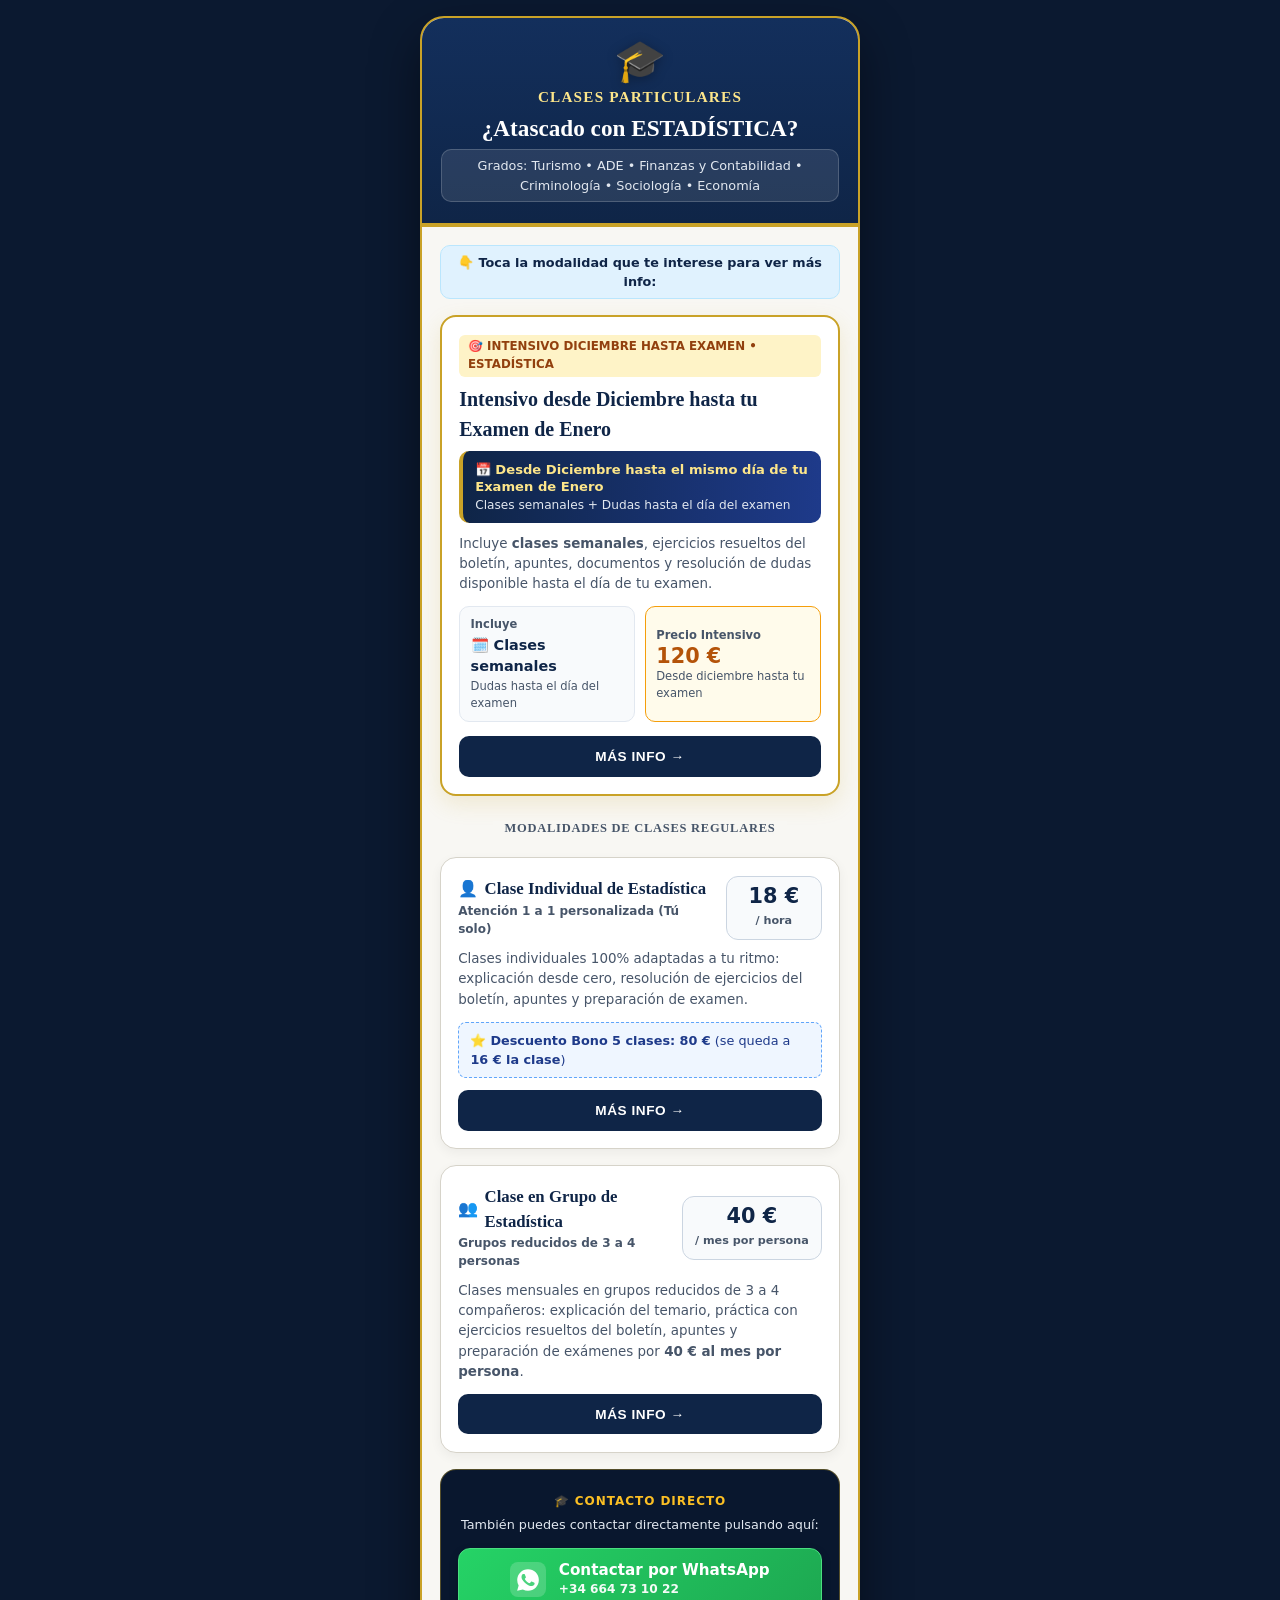
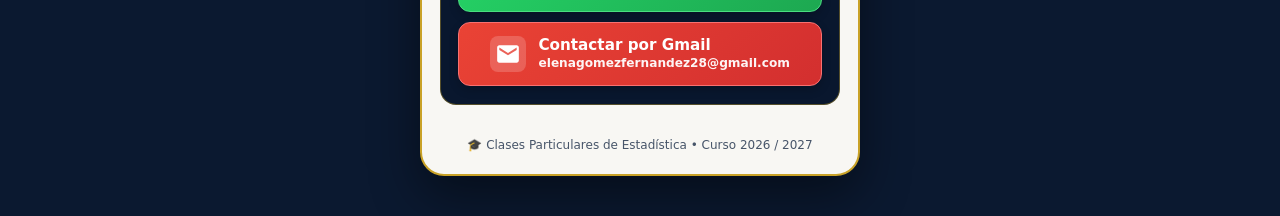
<file: index.html>
<!DOCTYPE html>
<html lang="es">
<head>
    <meta charset="UTF-8">
    <meta name="viewport" content="width=device-width, initial-scale=1.0">
    <title>Clases Particulares - Estadística</title>
    <link rel="stylesheet" href="styles.css">
</head>
<body>
    <div class="mobile-poster">
        <!-- CABECERA PERSONALIZADA SEGÚN EL QR ESCANEADO -->
        <header class="academic-header">
            <div class="cap-icon">🎓</div>
            <div class="header-top-title">Clases Particulares</div>
            <h1 id="course-hook-title">¿Atascado con ESTADÍSTICA?</h1>
            <p id="course-degrees-subtitle" class="header-subtitle">
                Grados: Turismo • ADE • Finanzas y Contabilidad • Criminología • Sociología • Economía
            </p>
        </header>

        <!-- PASO 1: LISTA DE LAS 3 OPCIONES CON BOTÓN "MÁS INFO" -->
        <main class="poster-body" id="view-list">
            <p class="tap-instruction">
                👇 Toca la modalidad que te interese para ver más info:
            </p>

            <!-- OPCIÓN 1: INTENSIVO DESDE DICIEMBRE HASTA EL EXAMEN DE ENERO -->
            <section class="card featured-card" onclick="openModalityDetail('intensivo')">
                <div id="promo-ribbon-banner" class="promo-ribbon">
                    🔥 <strong>DESCUENTO 10% HASTA EL 20 DE NOVIEMBRE</strong> (Solo en Intensivo)
                </div>
                <div class="card-inner">
                    <span id="tag-exam-label" class="tag-exam">🎯 Desde Diciembre hasta tu Examen de Enero</span>
                    <h2 id="card-int-heading">Intensivo desde Diciembre hasta tu Examen de Enero</h2>
                    <div class="highlight-duration-banner">
                        📅 <strong>Desde Diciembre hasta el mismo día de tu Examen de Enero</strong><br>
                        <span>Clases semanales + Dudas hasta el día del examen</span>
                    </div>
                    <p class="card-desc">
                        Incluye <strong>clases semanales</strong>, ejercicios resueltos del boletín, apuntes, documentos y resolución de dudas disponible hasta el día de tu examen.
                    </p>

                    <div class="intensive-stats">
                        <div class="stat-box">
                            <span class="stat-label">Incluye</span>
                            <span class="stat-value">🗓️ Clases semanales</span>
                            <span class="stat-sub">Dudas hasta el día del examen</span>
                        </div>
                        <div class="stat-box highlight-price">
                            <span id="int-price-label" class="stat-label">Con 10% Dto. (hasta 20 nov)</span>
                            <div id="int-price-box" class="price-comparison">
                                <span class="old-price">120 €</span>
                                <span class="new-price">108 €</span>
                            </div>
                            <span id="int-price-sub" class="stat-sub">Precio normal: 120 €</span>
                        </div>
                    </div>

                    <button type="button" class="btn-reserve">
                        Más info →
                    </button>
                </div>
            </section>

            <div class="section-divider">
                <span>Modalidades de Clases Regulares</span>
            </div>

            <!-- OPCIÓN 2: CLASE INDIVIDUAL + BONO 5 CLASES -->
            <section class="card modality-card-Full" onclick="openModalityDetail('individual')">
                <div class="card-inner">
                    <div class="modality-header-row">
                        <div>
                            <div class="modality-title">
                                <span class="icon">👤</span>
                                <h3 id="card-ind-heading">Clase Individual de Estadística</h3>
                            </div>
                            <span class="modality-tag">Atención 1 a 1 personalizada (Tú solo)</span>
                        </div>
                        <div class="price-badge">
                            <span class="amount">18 €</span>
                            <span class="per-unit">/ hora</span>
                        </div>
                    </div>

                    <p id="card-ind-desc" class="card-desc mt-desc">
                        Clases individuales 100% adaptadas a tu ritmo: explicación desde cero, resolución de ejercicios del boletín, apuntes y preparación de examen.
                    </p>

                    <div class="pack-mini-banner">
                        ⭐ <strong>Descuento Bono 5 clases: 80 €</strong> (se queda a <strong>16 € la clase</strong>)
                    </div>

                    <button type="button" class="btn-reserve btn-outline-academic">
                        Más info →
                    </button>
                </div>
            </section>

            <!-- OPCIÓN 3: CLASE EN GRUPO (40 €/MES POR PERSONA) -->
            <section class="card modality-card-Full" onclick="openModalityDetail('grupo')">
                <div class="card-inner">
                    <div class="modality-header-row">
                        <div>
                            <div class="modality-title">
                                <span class="icon">👥</span>
                                <h3 id="card-grp-heading">Clase en Grupo de Estadística</h3>
                            </div>
                            <span class="modality-tag">Grupos reducidos de 3 a 4 personas</span>
                        </div>
                        <div class="price-badge">
                            <span class="amount">40 €</span>
                            <span class="per-unit">/ mes por persona</span>
                        </div>
                    </div>

                    <p id="card-grp-desc" class="card-desc mt-desc">
                        Clases mensuales en grupos reducidos de 3 a 4 compañeros: explicación del temario, práctica con ejercicios resueltos del boletín, apuntes y preparación de exámenes por <strong>40 € al mes por persona</strong>.
                    </p>

                    <button type="button" class="btn-reserve btn-outline-academic">
                        Más info →
                    </button>
                </div>
            </section>

            <!-- ZONA DE CONTACTO DIRECTO CON BOTONES VERDE (WHATSAPP) Y ROJITO (GMAIL) CON SUS ICONOS -->
            <section class="contact-box" id="contact-section">
                <div class="contact-header">
                    <span class="contact-eyebrow">🎓 Contacto Directo</span>
                    <p>También puedes contactar directamente pulsando aquí:</p>
                </div>

                <a id="main-wa-btn" href="https://wa.me/34664731022" target="_blank" rel="noopener noreferrer" class="btn-contact btn-whatsapp">
                    <span class="app-logo-wrap">
                        <svg viewBox="0 0 24 24" width="26" height="26" fill="currentColor">
                            <path d="M12.031 2c-5.506 0-9.989 4.478-9.99 9.984a9.964 9.964 0 001.333 4.993L2 22l5.233-1.237a9.994 9.994 0 004.779 1.217h.004c5.505 0 9.988-4.478 9.989-9.984 0-2.669-1.037-5.176-2.922-7.062A9.935 9.935 0 0012.031 2zm5.829 14.148c-.246.693-1.432 1.325-1.988 1.411-.511.078-1.158.111-1.87-.116-.432-.137-.986-.321-1.696-.628-2.987-1.289-4.938-4.298-5.087-4.498-.149-.199-1.214-1.615-1.214-3.081 0-1.466.768-2.187 1.04-2.486.273-.299.595-.374.793-.374.198 0 .397.002.57.01.183.009.428-.07.669.511.248.598.843 2.058.917 2.208.074.149.124.324.025.523-.099.199-.149.324-.298.498-.149.174-.313.389-.447.523-.149.149-.304.311-.131.609.174.299.771 1.272 1.656 2.061 1.139 1.015 2.098 1.33 2.396 1.479.298.149.471.125.645-.075.174-.199.744-.868.942-1.167.199-.299.397-.249.669-.149.273.099 1.735.818 2.033.967.298.149.496.224.57.349.075.125.075.722-.171 1.415z"/>
                        </svg>
                    </span>
                    <div class="btn-text-col">
                        <span class="btn-main-text">Contactar por WhatsApp</span>
                        <span class="btn-sub-text">+34 664 73 10 22</span>
                    </div>
                </a>

                <a id="main-gm-btn" href="mailto:elenagomezfernandez28@gmail.com" onclick="openEmailFallback(event, this.href)" class="btn-contact btn-gmail">
                    <span class="app-logo-wrap">
                        <svg viewBox="0 0 24 24" width="26" height="26" fill="currentColor">
                            <path d="M20 4H4c-1.1 0-2 .9-2 2v12c0 1.1.9 2 2 2h16c1.1 0 2-.9 2-2V6c0-1.1-.9-2-2-2zm0 4.236l-8 5-8-5V6l8 5 8-5v2.236z"/>
                        </svg>
                    </span>
                    <div class="btn-text-col">
                        <span class="btn-main-text">Contactar por Gmail</span>
                        <span class="btn-sub-text">elenagomezfernandez28@gmail.com</span>
                    </div>
                </a>
            </section>
        </main>

        <!-- PASO 2: MÁS INFO DE LA MODALIDAD + BOTONCITO DE CONTACTAR -->
        <main class="poster-body hidden" id="view-detail">
            <section class="card confirm-card">
                <div class="card-inner">
                    <button type="button" class="btn-back-top" onclick="showStep('view-list')">
                        ← Volver hacia atrás
                    </button>

                    <div id="detail-badge" class="confirm-badge">Información de la modalidad</div>
                    <h2 id="detail-title" class="confirm-heading"></h2>
                    <p id="detail-description" class="confirm-details"></p>

                    <div class="included-material">
                        <div class="material-title">📚 Qué incluye y contenidos:</div>
                        <ul id="detail-bullets" class="material-list"></ul>
                    </div>

                    <div id="detail-price-box" class="confirm-price-box"></div>

                    <!-- Opciones de botón Contactar para Individual (1 clase vs Bono 5 clases) -->
                    <div id="detail-ind-buttons" class="hidden space-y-btn">
                        <button type="button" class="btn-reserve" onclick="proceedToElenaNotice('individual-1h')">
                            Contactar (Clase Individual 18 €/h) →
                        </button>
                        <button type="button" class="btn-reserve btn-gold-pack" onclick="proceedToElenaNotice('individual-bono')">
                            Contactar (Bono 5 Clases 80 € • 16 €/clase) →
                        </button>
                    </div>

                    <!-- Botón Contactar general -->
                    <button type="button" id="detail-single-btn" class="btn-reserve" onclick="proceedToElenaNotice()">
                        Contactar →
                    </button>
                </div>
            </section>
        </main>

        <!-- PASO 3: AVISO DE ENVÍO DE MENSAJE A LA PROFESORA ELENA + BOTONES DE CONTACTAR -->
        <main class="poster-body hidden" id="view-confirm">
            <section class="card confirm-card">
                <div class="card-inner">
                    <button type="button" class="btn-back-top" onclick="showStep('view-detail')">
                        ← Volver hacia atrás
                    </button>

                    <div class="confirm-badge">Contactar sin compromiso</div>
                    <h2 id="confirm-modality-title" class="confirm-heading"></h2>
                    <div id="confirm-modality-price" class="confirm-price-box"></div>

                    <div class="elena-notice-box">
                        <div class="notice-icon">📩</div>
                        <p class="notice-text">
                            <strong>Se le enviará un mensaje a la profesora Elena sobre esta modalidad y se pondrá en contacto contigo.</strong>
                        </p>
                    </div>

                    <label class="channel-label">Elige por qué vía prefieres contactar con Elena:</label>
                    <div class="channel-selector">
                        <button type="button" id="ch-whatsapp" class="ch-btn ch-wa active" onclick="selectChannel('whatsapp')">
                            <div class="ch-icon-row">
                                <svg viewBox="0 0 24 24" width="20" height="20" fill="currentColor">
                                    <path d="M12.031 2c-5.506 0-9.989 4.478-9.99 9.984a9.964 9.964 0 001.333 4.993L2 22l5.233-1.237a9.994 9.994 0 004.779 1.217h.004c5.505 0 9.988-4.478 9.989-9.984 0-2.669-1.037-5.176-2.922-7.062A9.935 9.935 0 0012.031 2zm5.829 14.148c-.246.693-1.432 1.325-1.988 1.411-.511.078-1.158.111-1.87-.116-.432-.137-.986-.321-1.696-.628-2.987-1.289-4.938-4.298-5.087-4.498-.149-.199-1.214-1.615-1.214-3.081 0-1.466.768-2.187 1.04-2.486.273-.299.595-.374.793-.374.198 0 .397.002.57.01.183.009.428-.07.669.511.248.598.843 2.058.917 2.208.074.149.124.324.025.523-.099.199-.149.324-.298.498-.149.174-.313.389-.447.523-.149.149-.304.311-.131.609.174.299.771 1.272 1.656 2.061 1.139 1.015 2.098 1.33 2.396 1.479.298.149.471.125.645-.075.174-.199.744-.868.942-1.167.199-.299.397-.249.669-.149.273.099 1.735.818 2.033.967.298.149.496.224.57.349.075.125.075.722-.171 1.415z"/>
                                </svg>
                                <span>WhatsApp</span>
                            </div>
                            <small>+34 664 73 10 22</small>
                        </button>
                        <button type="button" id="ch-gmail" class="ch-btn ch-gm" onclick="selectChannel('gmail')">
                            <div class="ch-icon-row">
                                <svg viewBox="0 0 24 24" width="20" height="20" fill="currentColor">
                                    <path d="M20 4H4c-1.1 0-2 .9-2 2v12c0 1.1.9 2 2 2h16c1.1 0 2-.9 2-2V6c0-1.1-.9-2-2-2zm0 4.236l-8 5-8-5V6l8 5 8-5v2.236z"/>
                                </svg>
                                <span>Gmail</span>
                            </div>
                            <small>elenagomezfernandez28@gmail.com</small>
                        </button>
                    </div>

                    <button type="button" class="btn-reserve btn-confirm-final" onclick="finalizeBooking()">
                        Contactar →
                    </button>
                </div>
            </section>
        </main>

        <!-- PASO 4: PANTALLA DE SOLICITUD ENVIADA -->
        <main class="poster-body hidden" id="view-booked">
            <section class="card success-card">
                <div class="card-inner text-center">
                    <div class="success-check">✅</div>
                    <h2 class="success-title">¡Mensaje preparado!</h2>
                    <p class="success-subtitle">
                        Se ha abierto la conversación para consultar sobre <strong id="booked-modality-label"></strong> con la profesora <strong>Elena</strong>. Se pondrá en contacto contigo lo antes posible.
                    </p>

                    <div class="direct-resend-box">
                        <p class="resend-hint">Si no se ha abierto automáticamente en tu dispositivo, pulsa aquí para contactar:</p>
                        <a id="final-wa-link" href="#" target="_blank" rel="noopener noreferrer" class="btn-contact btn-whatsapp mb-small">
                            <span class="app-logo-wrap">
                                <svg viewBox="0 0 24 24" width="24" height="24" fill="currentColor">
                                    <path d="M12.031 2c-5.506 0-9.989 4.478-9.99 9.984a9.964 9.964 0 001.333 4.993L2 22l5.233-1.237a9.994 9.994 0 004.779 1.217h.004c5.505 0 9.988-4.478 9.989-9.984 0-2.669-1.037-5.176-2.922-7.062A9.935 9.935 0 0012.031 2zm5.829 14.148c-.246.693-1.432 1.325-1.988 1.411-.511.078-1.158.111-1.87-.116-.432-.137-.986-.321-1.696-.628-2.987-1.289-4.938-4.298-5.087-4.498-.149-.199-1.214-1.615-1.214-3.081 0-1.466.768-2.187 1.04-2.486.273-.299.595-.374.793-.374.198 0 .397.002.57.01.183.009.428-.07.669.511.248.598.843 2.058.917 2.208.074.149.124.324.025.523-.099.199-.149.324-.298.498-.149.174-.313.389-.447.523-.149.149-.304.311-.131.609.174.299.771 1.272 1.656 2.061 1.139 1.015 2.098 1.33 2.396 1.479.298.149.471.125.645-.075.174-.199.744-.868.942-1.167.199-.299.397-.249.669-.149.273.099 1.735.818 2.033.967.298.149.496.224.57.349.075.125.075.722-.171 1.415z"/>
                                </svg>
                            </span>
                            <div class="btn-text-col">
                                <span class="btn-main-text">Contactar por WhatsApp</span>
                                <span class="btn-sub-text">+34 664 73 10 22</span>
                            </div>
                        </a>
                        <a id="final-gm-link" href="#" onclick="openEmailFallback(event, this.href)" class="btn-contact btn-gmail">
                            <span class="app-logo-wrap">
                                <svg viewBox="0 0 24 24" width="24" height="24" fill="currentColor">
                                    <path d="M20 4H4c-1.1 0-2 .9-2 2v12c0 1.1.9 2 2 2h16c1.1 0 2-.9 2-2V6c0-1.1-.9-2-2-2zm0 4.236l-8 5-8-5V6l8 5 8-5v2.236z"/>
                                </svg>
                            </span>
                            <div class="btn-text-col">
                                <span class="btn-main-text">Contactar por Gmail</span>
                                <span class="btn-sub-text">elenagomezfernandez28@gmail.com</span>
                            </div>
                        </a>
                    </div>

                    <button type="button" class="btn-back-main" onclick="showStep('view-list')">
                        ← Volver hacia atrás
                    </button>
                </div>
            </section>
        </main>

        <footer class="academic-footer">
            <p id="footer-course-text">🎓 Clases Particulares de Estadística • Curso 2026 / 2027</p>
        </footer>
    </div>

    <script src="script.js"></script>
</body>
</html>
</file>
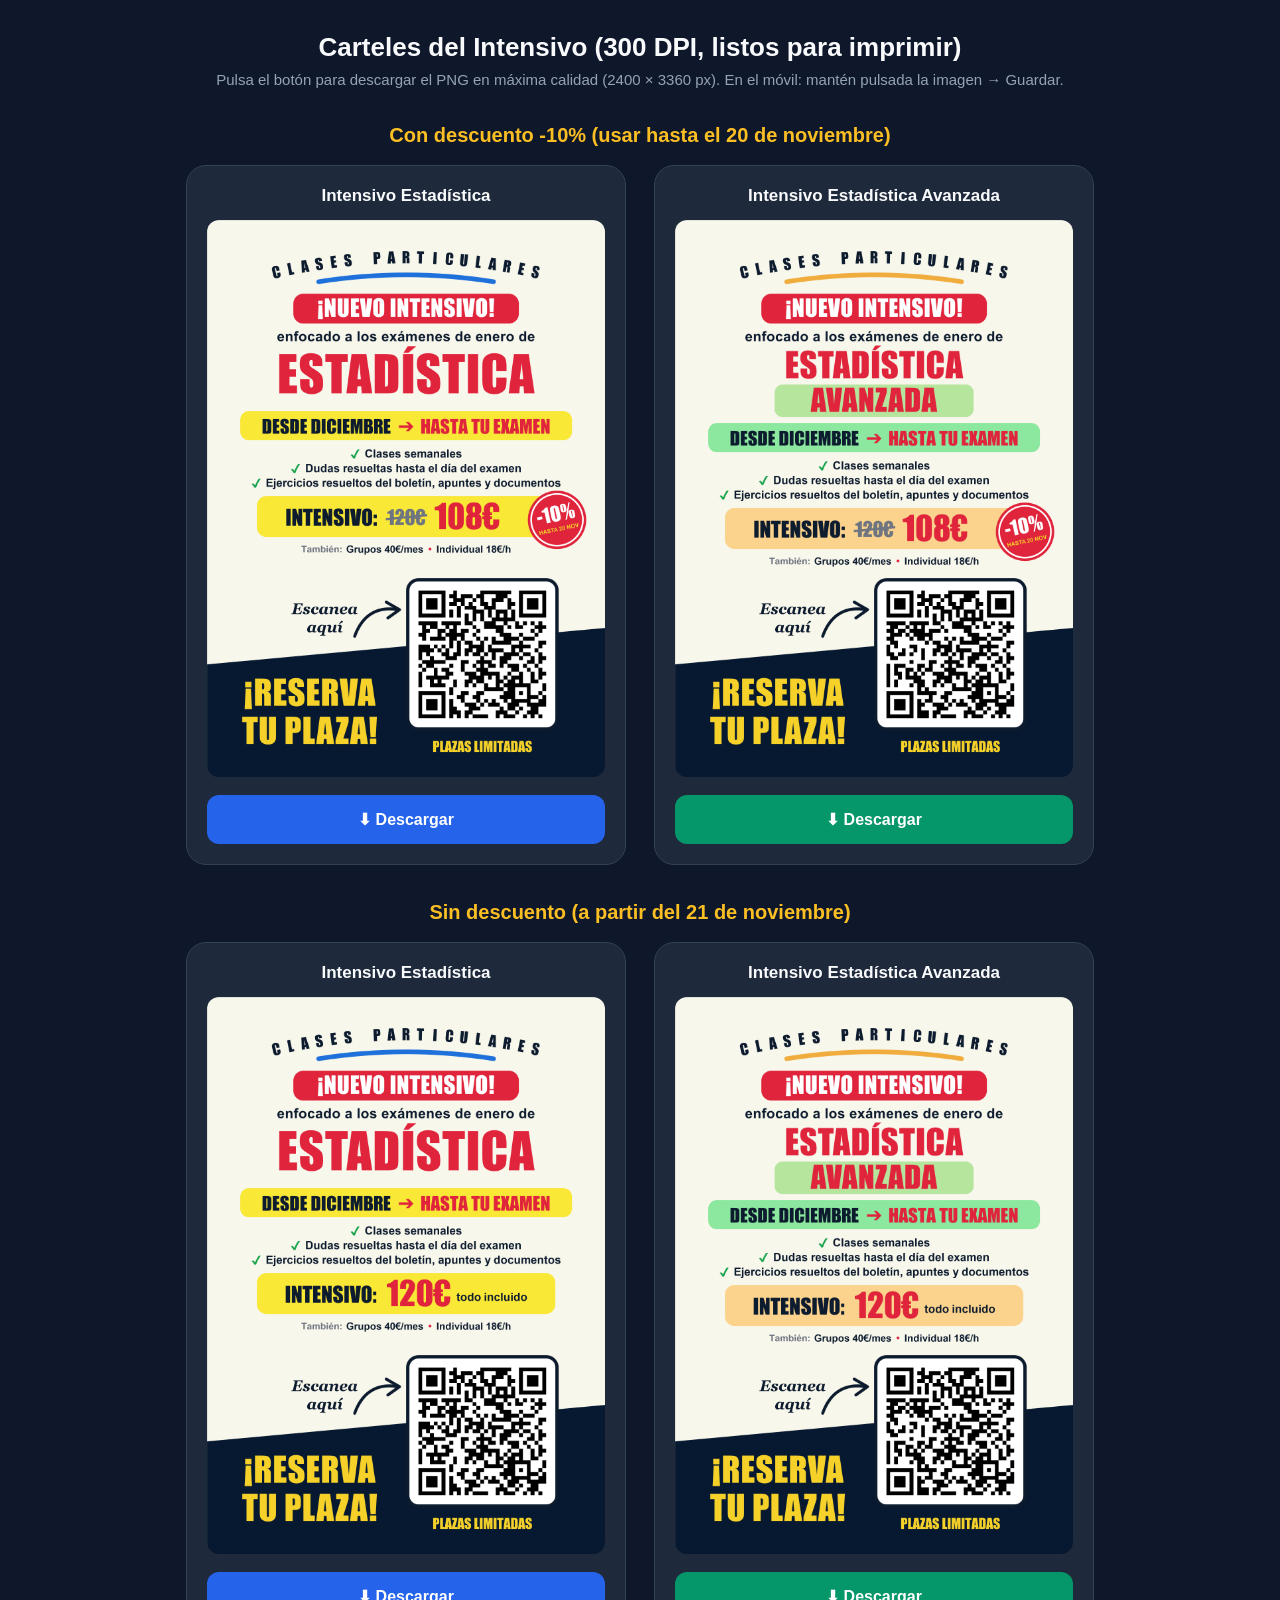
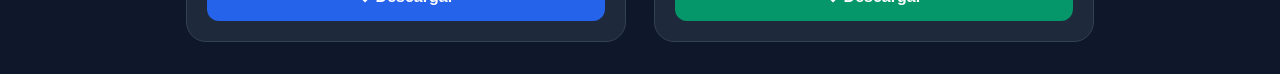
<file: carteles-intensivo.html>
<!DOCTYPE html>
<html lang="es">
<head>
  <meta charset="UTF-8" />
  <meta name="viewport" content="width=device-width, initial-scale=1.0" />
  <title>Carteles Intensivo — Estadística y Estadística Avanzada</title>
  <style>
    * { box-sizing: border-box; margin: 0; padding: 0; }
    body { font-family: -apple-system, BlinkMacSystemFont, "Segoe UI", Roboto, sans-serif; background: #0f172a; color: #f8fafc; padding: 32px 16px; text-align: center; }
    h1 { font-size: 26px; font-weight: 800; margin-bottom: 8px; }
    h3 { font-size: 20px; margin: 36px 0 18px; color: #fbbf24; }
    p.sub { color: #94a3b8; font-size: 15px; margin-bottom: 12px; }
    .grid { display: grid; grid-template-columns: repeat(auto-fit, minmax(300px, 440px)); gap: 28px; justify-content: center; max-width: 960px; margin: 0 auto; }
    .card { background: #1e293b; border: 1px solid #334155; border-radius: 20px; padding: 20px; display: flex; flex-direction: column; align-items: center; }
    .card h2 { font-size: 17px; margin-bottom: 14px; }
    .card img { width: 100%; height: auto; border-radius: 12px; margin-bottom: 18px; }
    .btn { display: block; width: 100%; padding: 15px 20px; border-radius: 12px; font-size: 16px; font-weight: 800; text-decoration: none; color: #fff; }
    .btn-blue { background: #2563eb; }
    .btn-green { background: #059669; }
  </style>
</head>
<body>
  <h1>Carteles del Intensivo (300 DPI, listos para imprimir)</h1>
  <p class="sub">Pulsa el botón para descargar el PNG en máxima calidad (2400 × 3360 px). En el móvil: mantén pulsada la imagen → Guardar.</p>

  <h3>Con descuento -10% (usar hasta el 20 de noviembre)</h3>
  <div class="grid">
    <div class="card">
      <h2>Intensivo Estadística</h2>
      <img src="CARTEL_INTENSIVO_1_ESTADISTICA.png" alt="Intensivo Estadística" />
      <a class="btn btn-blue" href="CARTEL_INTENSIVO_1_ESTADISTICA.png" download>⬇ Descargar</a>
    </div>
    <div class="card">
      <h2>Intensivo Estadística Avanzada</h2>
      <img src="CARTEL_INTENSIVO_2_ESTADISTICA_AVANZADA.png" alt="Intensivo Estadística Avanzada" />
      <a class="btn btn-green" href="CARTEL_INTENSIVO_2_ESTADISTICA_AVANZADA.png" download>⬇ Descargar</a>
    </div>
  </div>

  <h3>Sin descuento (a partir del 21 de noviembre)</h3>
  <div class="grid">
    <div class="card">
      <h2>Intensivo Estadística</h2>
      <img src="CARTEL_INTENSIVO_1_ESTADISTICA_SIN_DESCUENTO.png" alt="Intensivo Estadística sin descuento" />
      <a class="btn btn-blue" href="CARTEL_INTENSIVO_1_ESTADISTICA_SIN_DESCUENTO.png" download>⬇ Descargar</a>
    </div>
    <div class="card">
      <h2>Intensivo Estadística Avanzada</h2>
      <img src="CARTEL_INTENSIVO_2_ESTADISTICA_AVANZADA_SIN_DESCUENTO.png" alt="Intensivo Estadística Avanzada sin descuento" />
      <a class="btn btn-green" href="CARTEL_INTENSIVO_2_ESTADISTICA_AVANZADA_SIN_DESCUENTO.png" download>⬇ Descargar</a>
    </div>
  </div>
</body>
</html>
</file>
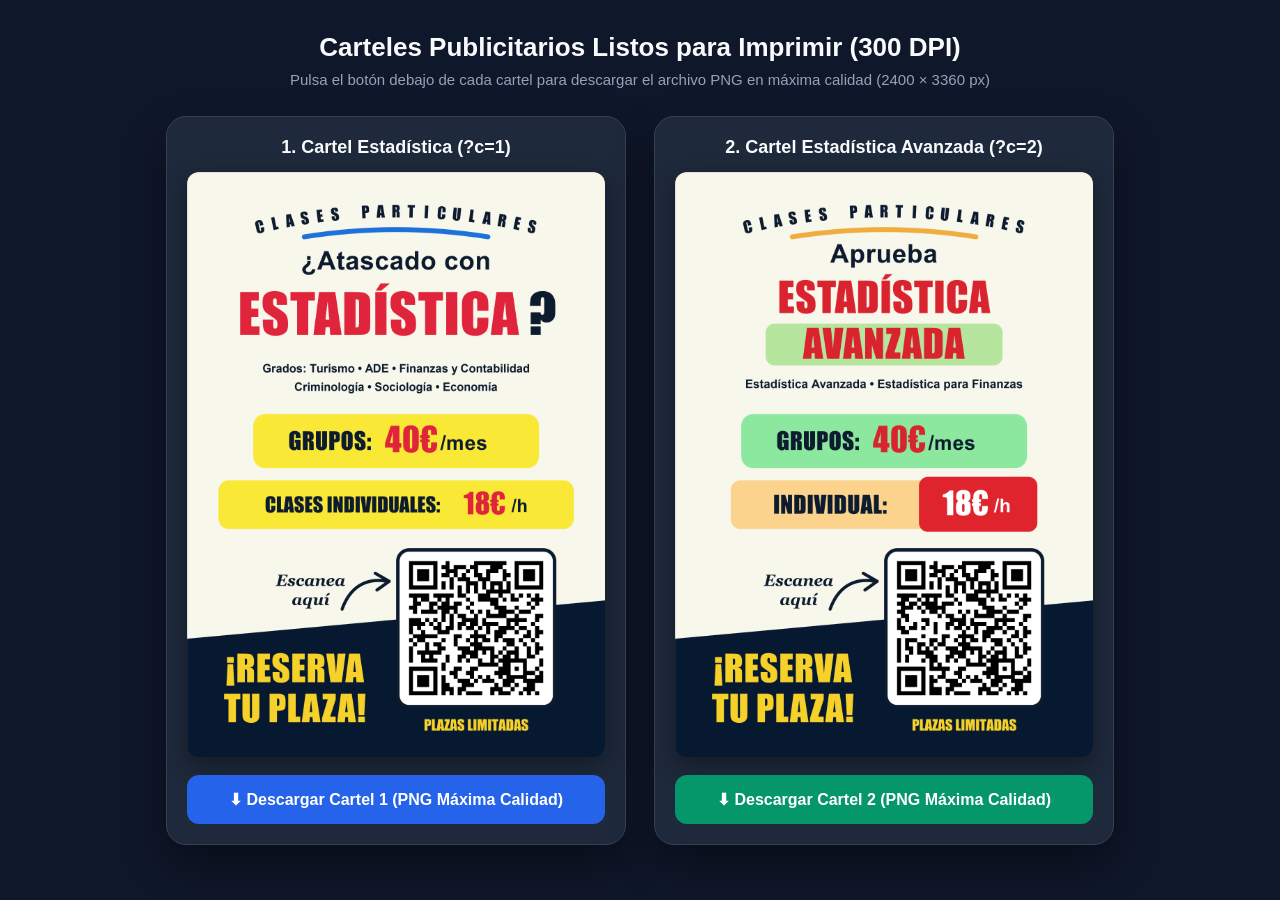
<file: carteles.html>
<!DOCTYPE html>
<html lang="es">
<head>
  <meta charset="UTF-8" />
  <meta name="viewport" content="width=device-width, initial-scale=1.0" />
  <title>Descargar Carteles para Imprimir — Estadística y Estadística Avanzada</title>
  <style>
    * { box-sizing: border-box; margin: 0; padding: 0; }
    body {
      font-family: -apple-system, BlinkMacSystemFont, "Segoe UI", Roboto, sans-serif;
      background: #0f172a;
      color: #f8fafc;
      padding: 32px 16px;
      text-align: center;
    }
    h1 {
      font-size: 26px;
      font-weight: 800;
      margin-bottom: 8px;
    }
    p.sub {
      color: #94a3b8;
      font-size: 15px;
      margin-bottom: 28px;
    }
    .grid {
      display: grid;
      grid-template-columns: repeat(auto-fit, minmax(320px, 460px));
      gap: 28px;
      justify-content: center;
      max-width: 1000px;
      margin: 0 auto;
    }
    .card {
      background: #1e293b;
      border: 1px solid #334155;
      border-radius: 20px;
      padding: 20px;
      display: flex;
      flex-direction: column;
      align-items: center;
      box-shadow: 0 20px 40px rgba(0,0,0,0.4);
    }
    .card h2 {
      font-size: 18px;
      margin-bottom: 14px;
      color: #f8fafc;
    }
    .card img {
      width: 100%;
      height: auto;
      border-radius: 12px;
      box-shadow: 0 8px 24px rgba(0,0,0,0.35);
      margin-bottom: 18px;
    }
    .btn {
      display: inline-flex;
      align-items: center;
      justify-content: center;
      gap: 10px;
      width: 100%;
      padding: 15px 20px;
      border-radius: 12px;
      font-size: 16px;
      font-weight: 800;
      text-decoration: none;
      color: #ffffff;
      transition: transform 0.15s, opacity 0.15s;
    }
    .btn:hover { opacity: 0.92; transform: translateY(-1px); }
    .btn-blue { background: #2563eb; }
    .btn-green { background: #059669; }
  </style>
</head>
<body>
  <h1>Carteles Publicitarios Listos para Imprimir (300 DPI)</h1>
  <p class="sub">Pulsa el botón debajo de cada cartel para descargar el archivo PNG en máxima calidad (2400 × 3360 px)</p>

  <div class="grid">
    <div class="card">
      <h2>1. Cartel Estadística (?c=1)</h2>
      <img src="CARTEL_1_ESTADISTICA_IMPRIMIR.png" alt="Cartel Estadística" />
      <a class="btn btn-blue" href="CARTEL_1_ESTADISTICA_IMPRIMIR.png" download="CARTEL_1_ESTADISTICA_IMPRIMIR.png">
        ⬇ Descargar Cartel 1 (PNG Máxima Calidad)
      </a>
    </div>

    <div class="card">
      <h2>2. Cartel Estadística Avanzada (?c=2)</h2>
      <img src="CARTEL_2_ESTADISTICA_AVANZADA_IMPRIMIR.png" alt="Cartel Estadística Avanzada" />
      <a class="btn btn-green" href="CARTEL_2_ESTADISTICA_AVANZADA_IMPRIMIR.png" download="CARTEL_2_ESTADISTICA_AVANZADA_IMPRIMIR.png">
        ⬇ Descargar Cartel 2 (PNG Máxima Calidad)
      </a>
    </div>
  </div>
</body>
</html>
</file>
<file: styles.css>
:root {
    --primary-academic: #0f2547;
    --primary-dark: #09172e;
    --gold-accent: #c9a227;
    --gold-light: #fef3c7;
    --bg-page: #0b1930;
    --bg-poster: #f8f7f3;
    --card-bg: #ffffff;
    --text-main: #1e293b;
    --text-muted: #475569;
    --border-color: #d6d3c9;
    --wa-green: #25D366;
    --wa-dark: #128C7E;
    --gm-red: #EA4335;
    --gm-dark: #C5221F;
}

* {
    box-sizing: border-box;
    margin: 0;
    padding: 0;
}

body {
    font-family: 'Segoe UI', system-ui, -apple-system, sans-serif;
    background-color: var(--bg-page);
    color: var(--text-main);
    line-height: 1.5;
    padding: 1rem 0.5rem 2.5rem;
    min-height: 100vh;
}

.hidden {
    display: none !important;
}

.mobile-poster {
    max-width: 440px;
    margin: 0 auto;
    background-color: var(--bg-poster);
    border-radius: 24px;
    overflow: hidden;
    box-shadow: 0 20px 50px rgba(0, 0, 0, 0.45);
    border: 2px solid var(--gold-accent);
}

.academic-header {
    background: linear-gradient(180deg, #132f5c 0%, #0f2547 100%);
    color: #ffffff;
    text-align: center;
    padding: 1.4rem 1.2rem 1.3rem;
    border-bottom: 4px solid var(--gold-accent);
}

.cap-icon {
    font-size: 2.6rem;
    line-height: 1;
    margin-bottom: 0.25rem;
    filter: drop-shadow(0 2px 6px rgba(0,0,0,0.3));
}

.header-top-title {
    font-family: Georgia, 'Times New Roman', serif;
    font-size: 0.95rem;
    font-weight: 700;
    text-transform: uppercase;
    letter-spacing: 0.08em;
    color: #fde68a;
    margin-bottom: 0.3rem;
}

.academic-header h1 {
    font-family: Georgia, 'Times New Roman', serif;
    font-size: 1.45rem;
    line-height: 1.25;
    margin-bottom: 0.4rem;
}

.header-subtitle {
    font-size: 0.8rem;
    color: #e2e8f0;
    background: rgba(255, 255, 255, 0.1);
    border: 1px solid rgba(255, 255, 255, 0.18);
    border-radius: 10px;
    padding: 0.4rem 0.65rem;
}

.poster-body {
    padding: 1.1rem;
    display: flex;
    flex-direction: column;
    gap: 1rem;
}

.tap-instruction {
    text-align: center;
    font-size: 0.8rem;
    font-weight: 700;
    color: var(--primary-academic);
    background: #e0f2fe;
    border: 1px solid #bae6fd;
    padding: 0.45rem 0.65rem;
    border-radius: 10px;
}

.card {
    background: var(--card-bg);
    border-radius: 16px;
    border: 1px solid var(--border-color);
    box-shadow: 0 4px 12px rgba(0, 0, 0, 0.05);
    overflow: hidden;
    cursor: pointer;
    transition: transform 0.15s ease, box-shadow 0.2s ease;
}

.card:hover {
    transform: translateY(-2px);
    box-shadow: 0 8px 20px rgba(15, 37, 71, 0.12);
}

.featured-card {
    border: 2px solid var(--gold-accent);
    box-shadow: 0 8px 22px rgba(201, 162, 39, 0.16);
}

.promo-ribbon {
    background: linear-gradient(90deg, #f59e0b, #d97706);
    color: #0f172a;
    font-size: 0.76rem;
    text-align: center;
    padding: 0.45rem 0.75rem;
}

.card-inner {
    padding: 1.1rem;
}

.tag-exam {
    display: inline-block;
    background: var(--gold-light);
    color: #92400e;
    font-size: 0.74rem;
    font-weight: 700;
    text-transform: uppercase;
    padding: 0.22rem 0.55rem;
    border-radius: 6px;
    margin-bottom: 0.4rem;
}

.featured-card h2 {
    font-family: Georgia, 'Times New Roman', serif;
    font-size: 1.25rem;
    color: var(--primary-academic);
    margin-bottom: 0.45rem;
}

.highlight-duration-banner {
    background: linear-gradient(90deg, #0f2547 0%, #1e3a8a 100%);
    color: #ffffff;
    border-left: 4px solid var(--gold-accent);
    border-radius: 10px;
    padding: 0.6rem 0.75rem;
    font-size: 0.82rem;
    margin-bottom: 0.65rem;
    line-height: 1.35;
}

.highlight-duration-banner strong {
    color: #fde68a;
}

.highlight-duration-banner span {
    font-size: 0.76rem;
    color: #e2e8f0;
}

.card-desc {
    font-size: 0.84rem;
    color: var(--text-muted);
    margin-bottom: 0.75rem;
}

.mt-desc {
    margin-top: 0.55rem;
}

.pack-mini-banner {
    background: #eff6ff;
    border: 1px dashed #60a5fa;
    color: #1e3a8a;
    font-size: 0.8rem;
    padding: 0.5rem 0.7rem;
    border-radius: 8px;
    margin-bottom: 0.75rem;
}

.included-material {
    background: #f1f5f9;
    border-left: 3px solid var(--primary-academic);
    border-radius: 8px;
    padding: 0.7rem 0.8rem;
    margin-bottom: 0.9rem;
}

.material-title {
    font-size: 0.8rem;
    font-weight: 700;
    color: var(--primary-academic);
    margin-bottom: 0.3rem;
}

.material-list {
    list-style: none;
    font-size: 0.8rem;
    color: var(--text-main);
}

.material-list li {
    margin-bottom: 0.25rem;
}

.intensive-stats {
    display: grid;
    grid-template-columns: 1fr 1fr;
    gap: 0.6rem;
    margin-bottom: 0.85rem;
}

.stat-box {
    background: #f8fafc;
    border: 1px solid #e2e8f0;
    border-radius: 10px;
    padding: 0.55rem 0.65rem;
    display: flex;
    flex-direction: column;
    justify-content: center;
}

.stat-box.highlight-price {
    background: #fffbeb;
    border-color: #f59e0b;
}

.stat-label {
    display: block;
    font-size: 0.72rem;
    color: var(--text-muted);
    font-weight: 600;
}

.stat-value {
    font-size: 0.9rem;
    font-weight: 800;
    color: var(--primary-academic);
    margin-top: 0.1rem;
}

.stat-sub {
    font-size: 0.72rem;
    color: var(--text-muted);
}

.price-comparison {
    display: flex;
    align-items: baseline;
    gap: 0.45rem;
    margin-top: 0.05rem;
}

.old-price {
    font-size: 0.88rem;
    color: #94a3b8;
    text-decoration: line-through;
    font-weight: 600;
}

.new-price {
    font-size: 1.3rem;
    font-weight: 900;
    color: #b45309;
    line-height: 1.1;
}

.btn-reserve {
    width: 100%;
    background-color: var(--primary-academic);
    color: #ffffff;
    border: none;
    border-radius: 10px;
    padding: 0.8rem 1rem;
    font-size: 0.85rem;
    font-weight: 700;
    text-transform: uppercase;
    letter-spacing: 0.04em;
    cursor: pointer;
}

.btn-outline-academic {
    background-color: #0f2547;
    color: #ffffff;
}

.btn-gold-pack {
    margin-top: 0.55rem;
    background: linear-gradient(90deg, #0f2547, #1e3a8a);
    border: 1px solid var(--gold-accent);
    color: #fde68a;
}

.section-divider {
    text-align: center;
    margin: 0.15rem 0;
}

.section-divider span {
    background: var(--bg-poster);
    padding: 0 0.75rem;
    font-family: Georgia, serif;
    font-size: 0.78rem;
    font-weight: 700;
    text-transform: uppercase;
    letter-spacing: 0.06em;
    color: var(--text-muted);
}

.modality-header-row {
    display: flex;
    align-items: center;
    justify-content: space-between;
    gap: 0.75rem;
}

.modality-title {
    display: flex;
    align-items: center;
    gap: 0.4rem;
}

.modality-title h3 {
    font-family: Georgia, 'Times New Roman', serif;
    font-size: 1.05rem;
    color: var(--primary-academic);
}

.modality-tag {
    display: inline-block;
    font-size: 0.75rem;
    color: var(--text-muted);
    font-weight: 600;
}

.price-badge {
    background: #f8fafc;
    border: 1px solid #cbd5e1;
    border-radius: 12px;
    padding: 0.5rem 0.75rem;
    text-align: center;
    min-width: 96px;
    flex-shrink: 0;
}

.price-badge .amount {
    display: block;
    font-size: 1.3rem;
    font-weight: 800;
    color: var(--primary-academic);
    line-height: 1.1;
}

.price-badge .per-unit {
    font-size: 0.7rem;
    color: var(--text-muted);
    font-weight: 600;
}

/* Caja de Contacto con botones Verde WhatsApp y Rojito Gmail */
.contact-box {
    background: var(--primary-dark);
    color: #ffffff;
    border-radius: 16px;
    padding: 1.1rem;
    display: flex;
    flex-direction: column;
    gap: 0.65rem;
    border: 1px solid rgba(201, 162, 39, 0.4);
}

.contact-header {
    text-align: center;
    margin-bottom: 0.2rem;
}

.contact-eyebrow {
    font-size: 0.75rem;
    font-weight: 700;
    text-transform: uppercase;
    letter-spacing: 0.08em;
    color: #fbbf24;
}

.contact-header p {
    font-size: 0.8rem;
    color: #e2e8f0;
    margin-top: 0.2rem;
}

.btn-contact {
    display: flex;
    align-items: center;
    justify-content: center;
    gap: 0.8rem;
    text-decoration: none;
    padding: 0.8rem 1rem;
    border-radius: 12px;
    box-shadow: 0 4px 10px rgba(0, 0, 0, 0.2);
}

.btn-whatsapp {
    background: linear-gradient(135deg, #25D366 0%, #1da851 100%);
    color: #ffffff;
    font-weight: 800;
    border: 1px solid #4ade80;
}

.btn-gmail {
    background: linear-gradient(135deg, #EA4335 0%, #d32f2f 100%);
    color: #ffffff;
    font-weight: 800;
    border: 1px solid #f87171;
}

.app-logo-wrap {
    display: flex;
    align-items: center;
    justify-content: center;
    background: rgba(255, 255, 255, 0.18);
    border-radius: 8px;
    padding: 0.3rem;
}

.btn-text-col {
    display: flex;
    flex-direction: column;
    text-align: left;
}

.btn-main-text {
    font-size: 0.95rem;
    line-height: 1.2;
}

.btn-sub-text {
    font-size: 0.76rem;
    opacity: 0.95;
}

/* VISTAS DE DETALLE Y CONFIRMACIÓN */
.confirm-card {
    border: 2px solid var(--primary-academic);
    cursor: default;
}

.confirm-card:hover {
    transform: none;
}

.btn-back-top {
    background: transparent;
    border: 1px solid #cbd5e1;
    color: var(--text-muted);
    padding: 0.35rem 0.75rem;
    border-radius: 8px;
    font-size: 0.78rem;
    font-weight: 600;
    cursor: pointer;
    margin-bottom: 0.85rem;
}

.confirm-badge {
    display: inline-block;
    background: #dbeafe;
    color: #1e3a8a;
    font-size: 0.74rem;
    font-weight: 700;
    text-transform: uppercase;
    padding: 0.2rem 0.6rem;
    border-radius: 6px;
    margin-bottom: 0.4rem;
}

.confirm-heading {
    font-family: Georgia, serif;
    font-size: 1.25rem;
    color: var(--primary-academic);
    margin-bottom: 0.45rem;
}

.confirm-details {
    font-size: 0.85rem;
    color: var(--text-muted);
    margin-bottom: 0.85rem;
}

.confirm-price-box {
    background: #fffbeb;
    border: 1px solid #f59e0b;
    color: #92400e;
    font-weight: 800;
    font-size: 0.9rem;
    padding: 0.65rem 0.8rem;
    border-radius: 10px;
    margin-bottom: 1rem;
}

.elena-notice-box {
    background: #eff6ff;
    border: 2px solid var(--primary-academic);
    border-radius: 12px;
    padding: 0.9rem;
    display: flex;
    align-items: center;
    gap: 0.75rem;
    margin-bottom: 1rem;
}

.notice-icon {
    font-size: 1.6rem;
}

.notice-text {
    font-size: 0.86rem;
    color: var(--primary-academic);
    line-height: 1.4;
}

.channel-label {
    display: block;
    font-size: 0.8rem;
    font-weight: 700;
    color: var(--text-main);
    margin-bottom: 0.45rem;
}

.channel-selector {
    display: grid;
    grid-template-columns: 1fr 1fr;
    gap: 0.55rem;
    margin-bottom: 1rem;
}

.ch-btn {
    border-radius: 12px;
    padding: 0.65rem 0.5rem;
    font-size: 0.84rem;
    font-weight: 800;
    cursor: pointer;
    text-align: center;
    color: #ffffff;
    opacity: 0.65;
    border: 3px solid transparent;
    transition: opacity 0.2s ease, transform 0.15s ease, box-shadow 0.2s ease;
}

.ch-wa {
    background: linear-gradient(135deg, #25D366 0%, #1da851 100%);
}

.ch-gm {
    background: linear-gradient(135deg, #EA4335 0%, #d32f2f 100%);
}

.ch-icon-row {
    display: flex;
    align-items: center;
    justify-content: center;
    gap: 0.35rem;
    margin-bottom: 0.15rem;
}

.ch-btn small {
    display: block;
    font-size: 0.68rem;
    font-weight: 600;
    color: rgba(255, 255, 255, 0.92);
    word-break: break-all;
}

.ch-btn.active {
    opacity: 1;
    border-color: #0f2547;
    box-shadow: 0 4px 12px rgba(15, 37, 71, 0.28);
    transform: translateY(-1px);
}

.btn-confirm-final {
    background: var(--primary-academic);
    font-size: 0.95rem;
    padding: 0.9rem;
}

.text-center {
    text-align: center;
}

.success-check {
    font-size: 3rem;
    margin-bottom: 0.4rem;
}

.success-title {
    font-family: Georgia, serif;
    font-size: 1.45rem;
    color: #15803d;
    margin-bottom: 0.5rem;
}

.success-subtitle {
    font-size: 0.86rem;
    color: var(--text-main);
    margin-bottom: 1rem;
}

.direct-resend-box {
    background: #f8fafc;
    border: 1px solid #e2e8f0;
    border-radius: 12px;
    padding: 0.85rem;
    margin-bottom: 1rem;
}

.resend-hint {
    font-size: 0.76rem;
    color: var(--text-muted);
    margin-bottom: 0.6rem;
}

.mb-small {
    margin-bottom: 0.5rem;
}

.btn-back-main {
    width: 100%;
    background: var(--primary-academic);
    color: #ffffff;
    border: none;
    border-radius: 10px;
    padding: 0.8rem;
    font-size: 0.86rem;
    font-weight: 700;
    cursor: pointer;
}

.academic-footer {
    text-align: center;
    font-size: 0.75rem;
    color: var(--text-muted);
    padding: 0.85rem 1rem 1.25rem;
}
</file>
